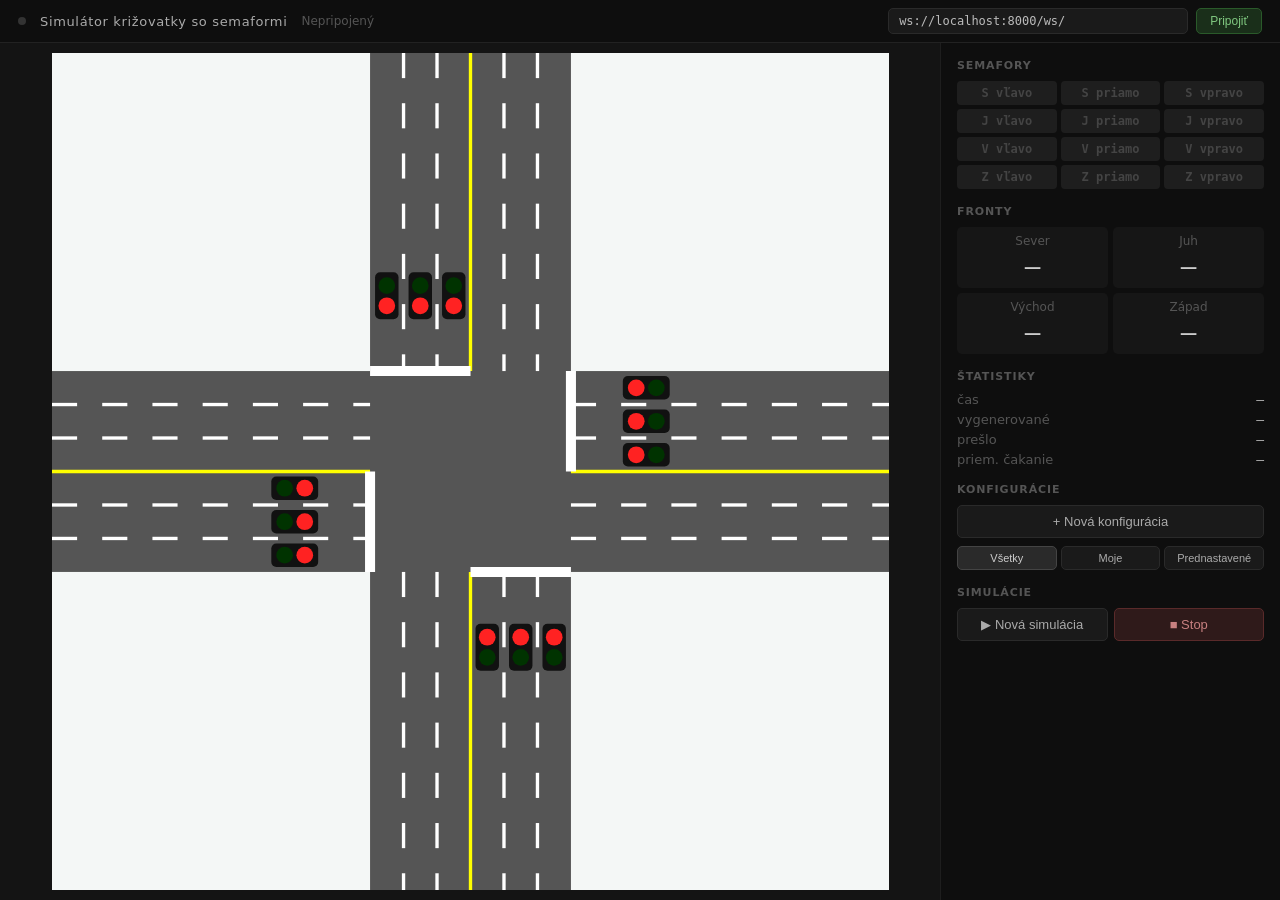
<file: frontend/index.html>
<!DOCTYPE html>
<html lang="sk">
<head>
<meta charset="UTF-8">
<title>Križovatka — live vizualizácia</title>
<link rel="stylesheet" href="css/style.css">
</head>
<body>
<header>
  <div class="dot" id="dot"></div>
  <h1>Simulátor križovatky so semaformi</h1>
  <span id="status-txt">Nepripojený</span>
  <div class="url-row">
    <input id="wsUrl" value="ws://localhost:8000/ws/" placeholder="ws://localhost:8000/ws/sim_...">
    <button class="go"   id="btnConn" onclick="connect()">Pripojiť</button>
    <button class="stop" id="btnDisc" onclick="disconnect()" style="display:none">Odpojiť</button>
  </div>
</header>
<main>
  <div id="canvas-wrap"><canvas id="c"></canvas></div>
  <aside>

    <div>
      <div class="pt">Semafory</div>
      <div class="sig-grid">
        <div class="sig" id="sig-N_L">S vľavo</div><div class="sig" id="sig-N_S">S priamo</div><div class="sig" id="sig-N_R">S vpravo</div>
        <div class="sig" id="sig-S_L">J vľavo</div><div class="sig" id="sig-S_S">J priamo</div><div class="sig" id="sig-S_R">J vpravo</div>
        <div class="sig" id="sig-E_L">V vľavo</div><div class="sig" id="sig-E_S">V priamo</div><div class="sig" id="sig-E_R">V vpravo</div>
        <div class="sig" id="sig-W_L">Z vľavo</div><div class="sig" id="sig-W_S">Z priamo</div><div class="sig" id="sig-W_R">Z vpravo</div>
      </div>
    </div>

    <div>
      <div class="pt">Fronty</div>
      <div class="q-grid">
        <div class="q-box"><div class="q-dir">Sever</div><div class="q-val" id="q-north">—</div></div>
        <div class="q-box"><div class="q-dir">Juh</div><div class="q-val" id="q-south">—</div></div>
        <div class="q-box"><div class="q-dir">Východ</div><div class="q-val" id="q-east">—</div></div>
        <div class="q-box"><div class="q-dir">Západ</div><div class="q-val" id="q-west">—</div></div>
      </div>
    </div>

    <div>
      <div class="pt">Štatistiky</div>
      <div class="stat-list">
        <div class="stat-row"><span class="sk">čas</span><span class="sv" id="st-time">—</span></div>
        <div class="stat-row"><span class="sk">vygenerované</span><span class="sv" id="st-gen">—</span></div>
        <div class="stat-row"><span class="sk">prešlo</span><span class="sv" id="st-pass">—</span></div>
        <div class="stat-row"><span class="sk">priem. čakanie</span><span class="sv" id="st-avg">—</span></div>
      </div>
    </div>

    <div>
      <div class="pt">Konfigurácie</div>
      <div style="display:flex;gap:6px;margin-bottom:8px">
        <button onclick="showForm('create-config-form')" style="flex:1;font-size:13px;padding:8px 6px">+ Nová konfigurácia</button>
      </div>

      <div style="display:flex;gap:4px;margin-bottom:8px">
        <button id="filter-all"    onclick="setFilter('all')"    style="flex:1;font-size:11px;padding:5px 4px;background:#2a2a2a;border-color:#444;color:#ccc">Všetky</button>
        <button id="filter-user"   onclick="setFilter('user')"   style="flex:1;font-size:11px;padding:5px 4px">Moje</button>
        <button id="filter-preset" onclick="setFilter('preset')" style="flex:1;font-size:11px;padding:5px 4px">Prednastavené</button>
      </div>

      <div id="cfg-list" style="display:flex;flex-direction:column;gap:6px;margin-bottom:8px"></div>

      <div id="create-config-form" style="display:none;flex-direction:column;gap:6px;margin-bottom:8px;padding:10px;background:#111;border-radius:6px;border:1px solid #2a2a2a">
        <div style="font-size:11px;color:#555;font-weight:600;letter-spacing:.05em">NOVÁ / UPRAVIŤ KONFIGURÁCIU</div>
        <input id="cfg-name" placeholder="Názov konfigurácie" style="font-size:13px;padding:6px 9px;background:#0e0e0e;border:1px solid #333;color:#ccc;border-radius:4px">
        <input id="cfg-cycle" placeholder="Dĺžka cyklu (s)" type="number" min="30" max="300" style="font-size:13px;padding:6px 9px;background:#0e0e0e;border:1px solid #333;color:#ccc;border-radius:4px">

        <div style="font-size:11px;color:#555;margin-top:4px">Časovanie semaforov — <span style="color:#888">start (s) a trvanie zelenej (s)</span></div>

        <div style="display:grid;grid-template-columns:52px 1fr 1fr;gap:4px;margin-bottom:2px">
          <span></span>
          <span style="font-size:10px;color:#444;text-align:center">start (s)</span>
          <span style="font-size:10px;color:#444;text-align:center">trvanie (s)</span>
        </div>

        <div style="display:flex;flex-direction:column;gap:4px">
          <div style="font-size:10px;color:#4a7a4a;font-weight:600;margin-top:4px;letter-spacing:.05em">SEVER</div>
          <div style="display:flex;align-items:center;gap:4px">
            <span style="font-size:11px;color:#888;width:52px">priamo</span>
            <input id="t-N_S-s" type="number" placeholder="start"   min="0" style="flex:1;font-size:12px;padding:4px 6px;background:#0e0e0e;border:1px solid #333;color:#ccc;border-radius:4px">
            <input id="t-N_S-d" type="number" placeholder="trvanie" min="0" style="flex:1;font-size:12px;padding:4px 6px;background:#0e0e0e;border:1px solid #333;color:#ccc;border-radius:4px">
          </div>
          <div style="display:flex;align-items:center;gap:4px">
            <span style="font-size:11px;color:#888;width:52px">vľavo</span>
            <input id="t-N_L-s" type="number" placeholder="start"   min="0" style="flex:1;font-size:12px;padding:4px 6px;background:#0e0e0e;border:1px solid #333;color:#ccc;border-radius:4px">
            <input id="t-N_L-d" type="number" placeholder="trvanie" min="0" style="flex:1;font-size:12px;padding:4px 6px;background:#0e0e0e;border:1px solid #333;color:#ccc;border-radius:4px">
          </div>
          <div style="display:flex;align-items:center;gap:4px">
            <span style="font-size:11px;color:#888;width:52px">vpravo</span>
            <input id="t-N_R-s" type="number" placeholder="start"   min="0" style="flex:1;font-size:12px;padding:4px 6px;background:#0e0e0e;border:1px solid #333;color:#ccc;border-radius:4px">
            <input id="t-N_R-d" type="number" placeholder="trvanie" min="0" style="flex:1;font-size:12px;padding:4px 6px;background:#0e0e0e;border:1px solid #333;color:#ccc;border-radius:4px">
          </div>

          <div style="font-size:10px;color:#4a7a4a;font-weight:600;margin-top:4px;letter-spacing:.05em">JUH</div>
          <div style="display:flex;align-items:center;gap:4px">
            <span style="font-size:11px;color:#888;width:52px">priamo</span>
            <input id="t-S_S-s" type="number" placeholder="start"   min="0" style="flex:1;font-size:12px;padding:4px 6px;background:#0e0e0e;border:1px solid #333;color:#ccc;border-radius:4px">
            <input id="t-S_S-d" type="number" placeholder="trvanie" min="0" style="flex:1;font-size:12px;padding:4px 6px;background:#0e0e0e;border:1px solid #333;color:#ccc;border-radius:4px">
          </div>
          <div style="display:flex;align-items:center;gap:4px">
            <span style="font-size:11px;color:#888;width:52px">vľavo</span>
            <input id="t-S_L-s" type="number" placeholder="start"   min="0" style="flex:1;font-size:12px;padding:4px 6px;background:#0e0e0e;border:1px solid #333;color:#ccc;border-radius:4px">
            <input id="t-S_L-d" type="number" placeholder="trvanie" min="0" style="flex:1;font-size:12px;padding:4px 6px;background:#0e0e0e;border:1px solid #333;color:#ccc;border-radius:4px">
          </div>
          <div style="display:flex;align-items:center;gap:4px">
            <span style="font-size:11px;color:#888;width:52px">vpravo</span>
            <input id="t-S_R-s" type="number" placeholder="start"   min="0" style="flex:1;font-size:12px;padding:4px 6px;background:#0e0e0e;border:1px solid #333;color:#ccc;border-radius:4px">
            <input id="t-S_R-d" type="number" placeholder="trvanie" min="0" style="flex:1;font-size:12px;padding:4px 6px;background:#0e0e0e;border:1px solid #333;color:#ccc;border-radius:4px">
          </div>

          <div style="font-size:10px;color:#4a7a4a;font-weight:600;margin-top:4px;letter-spacing:.05em">VÝCHOD</div>
          <div style="display:flex;align-items:center;gap:4px">
            <span style="font-size:11px;color:#888;width:52px">priamo</span>
            <input id="t-E_S-s" type="number" placeholder="start"   min="0" style="flex:1;font-size:12px;padding:4px 6px;background:#0e0e0e;border:1px solid #333;color:#ccc;border-radius:4px">
            <input id="t-E_S-d" type="number" placeholder="trvanie" min="0" style="flex:1;font-size:12px;padding:4px 6px;background:#0e0e0e;border:1px solid #333;color:#ccc;border-radius:4px">
          </div>
          <div style="display:flex;align-items:center;gap:4px">
            <span style="font-size:11px;color:#888;width:52px">vľavo</span>
            <input id="t-E_L-s" type="number" placeholder="start"   min="0" style="flex:1;font-size:12px;padding:4px 6px;background:#0e0e0e;border:1px solid #333;color:#ccc;border-radius:4px">
            <input id="t-E_L-d" type="number" placeholder="trvanie" min="0" style="flex:1;font-size:12px;padding:4px 6px;background:#0e0e0e;border:1px solid #333;color:#ccc;border-radius:4px">
          </div>
          <div style="display:flex;align-items:center;gap:4px">
            <span style="font-size:11px;color:#888;width:52px">vpravo</span>
            <input id="t-E_R-s" type="number" placeholder="start"   min="0" style="flex:1;font-size:12px;padding:4px 6px;background:#0e0e0e;border:1px solid #333;color:#ccc;border-radius:4px">
            <input id="t-E_R-d" type="number" placeholder="trvanie" min="0" style="flex:1;font-size:12px;padding:4px 6px;background:#0e0e0e;border:1px solid #333;color:#ccc;border-radius:4px">
          </div>

          <div style="font-size:10px;color:#4a7a4a;font-weight:600;margin-top:4px;letter-spacing:.05em">ZÁPAD</div>
          <div style="display:flex;align-items:center;gap:4px">
            <span style="font-size:11px;color:#888;width:52px">priamo</span>
            <input id="t-W_S-s" type="number" placeholder="start"   min="0" style="flex:1;font-size:12px;padding:4px 6px;background:#0e0e0e;border:1px solid #333;color:#ccc;border-radius:4px">
            <input id="t-W_S-d" type="number" placeholder="trvanie" min="0" style="flex:1;font-size:12px;padding:4px 6px;background:#0e0e0e;border:1px solid #333;color:#ccc;border-radius:4px">
          </div>
          <div style="display:flex;align-items:center;gap:4px">
            <span style="font-size:11px;color:#888;width:52px">vľavo</span>
            <input id="t-W_L-s" type="number" placeholder="start"   min="0" style="flex:1;font-size:12px;padding:4px 6px;background:#0e0e0e;border:1px solid #333;color:#ccc;border-radius:4px">
            <input id="t-W_L-d" type="number" placeholder="trvanie" min="0" style="flex:1;font-size:12px;padding:4px 6px;background:#0e0e0e;border:1px solid #333;color:#ccc;border-radius:4px">
          </div>
          <div style="display:flex;align-items:center;gap:4px">
            <span style="font-size:11px;color:#888;width:52px">vpravo</span>
            <input id="t-W_R-s" type="number" placeholder="start"   min="0" style="flex:1;font-size:12px;padding:4px 6px;background:#0e0e0e;border:1px solid #333;color:#ccc;border-radius:4px">
            <input id="t-W_R-d" type="number" placeholder="trvanie" min="0" style="flex:1;font-size:12px;padding:4px 6px;background:#0e0e0e;border:1px solid #333;color:#ccc;border-radius:4px">
          </div>
        </div>

        <div id="conflict-warn" style="display:none;font-size:11px;color:#e57373;background:#2a0d0d;border-radius:4px;padding:6px 8px;margin-top:2px"></div>

        <div style="display:flex;gap:6px;margin-top:4px">
          <button onclick="saveConfig()" style="flex:1;font-size:13px;padding:8px;background:#1a2f1a;border-color:#2a5a2a;color:#80c880">Uložiť</button>
          <button onclick="clearConfigForm()" style="flex:1;font-size:13px;padding:8px">Vyčistiť</button>
        </div>
      </div>

      <div class="pt">Simulácie</div>
      <div style="display:flex;gap:6px;margin-bottom:8px">
        <button onclick="showForm('start-sim-form')" style="flex:1;font-size:13px;padding:8px 6px">▶ Nová simulácia</button>
        <button onclick="stopSimAPI()" style="flex:1;font-size:13px;padding:8px 6px;background:#2f1a1a;border-color:#5a2a2a;color:#c88080">■ Stop</button>
      </div>

      <div id="start-sim-form" style="display:none;flex-direction:column;gap:6px;margin-bottom:8px;padding:10px;background:#111;border-radius:6px;border:1px solid #2a2a2a">
        <div style="font-size:11px;color:#555;font-weight:600;letter-spacing:.05em">NOVÁ SIMULÁCIA</div>
        <input id="sim-cfg-id" placeholder="config_id (vyplní sa automaticky)" style="font-size:13px;padding:6px 9px;background:#0e0e0e;border:1px solid #333;color:#ccc;border-radius:4px;font-family:monospace">
        <input id="sim-duration" placeholder="Trvanie simulácie (s)" type="number" min="1" max="3600" style="font-size:13px;padding:6px 9px;background:#0e0e0e;border:1px solid #333;color:#ccc;border-radius:4px">
        <div style="font-size:11px;color:#555">Intenzita premávky — počet áut za minútu</div>
        <div style="display:grid;grid-template-columns:1fr 1fr;gap:5px">
          <input id="sim-n" placeholder="Sever"  type="number" min="0" max="100" style="font-size:13px;padding:6px 7px;background:#0e0e0e;border:1px solid #333;color:#ccc;border-radius:4px">
          <input id="sim-s" placeholder="Juh"    type="number" min="0" max="100" style="font-size:13px;padding:6px 7px;background:#0e0e0e;border:1px solid #333;color:#ccc;border-radius:4px">
          <input id="sim-e" placeholder="Východ" type="number" min="0" max="100" style="font-size:13px;padding:6px 7px;background:#0e0e0e;border:1px solid #333;color:#ccc;border-radius:4px">
          <input id="sim-w" placeholder="Západ"  type="number" min="0" max="100" style="font-size:13px;padding:6px 7px;background:#0e0e0e;border:1px solid #333;color:#ccc;border-radius:4px">
        </div>
        <button onclick="startSimAPI()" style="font-size:13px;padding:8px;background:#1a2f1a;border-color:#2a5a2a;color:#80c880">▶ Spustiť simuláciu</button>
      </div>

    </div>
  </aside>
</main>

<script src="js/canvas.js"></script>
<script src="js/websocket.js"></script>
<script src="js/api.js"></script>
<script src="js/main.js"></script>
</body>
</html>
</file>
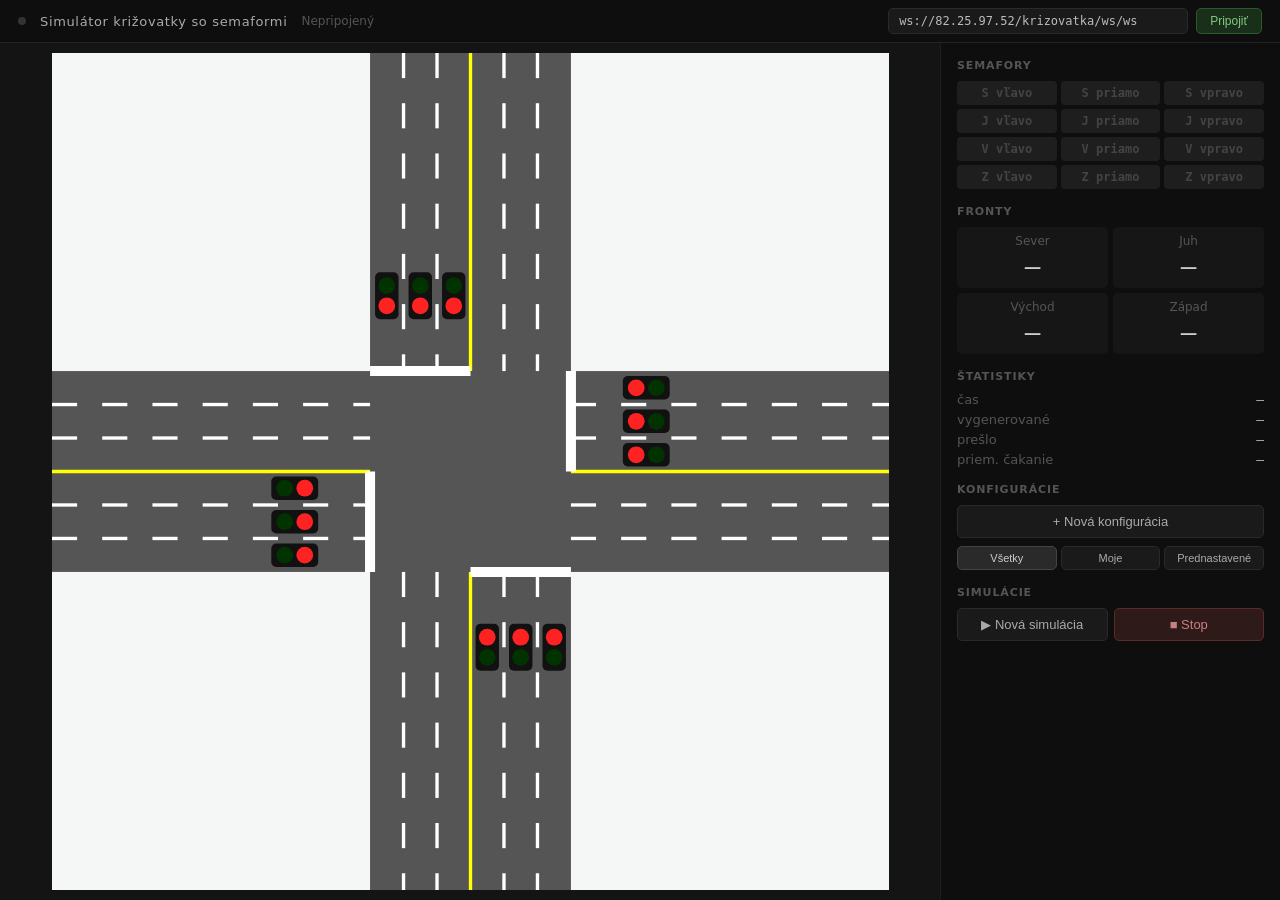
<file: SERVER/frontend/index.html>
<!DOCTYPE html>
<html lang="sk">
<head>
<meta charset="UTF-8">
<title>Križovatka — live vizualizácia</title>
<link rel="stylesheet" href="css/style.css">
</head>
<body>
<header>
  <div class="dot" id="dot"></div>
  <h1>Simulátor križovatky so semaformi</h1>
  <span id="status-txt">Nepripojený</span>
  <div class="url-row">
    <input id="wsUrl" value="ws://82.25.97.52/krizovatka/ws/ws" placeholder="ws://82.25.97.52/krizovatka/ws/ws/sim_...">    
    <button class="go"   id="btnConn" onclick="connect()">Pripojiť</button>
    <button class="stop" id="btnDisc" onclick="disconnect()" style="display:none">Odpojiť</button>
  </div>
</header>
<main>
  <div id="canvas-wrap"><canvas id="c"></canvas></div>
  <aside>

    <div>
      <div class="pt">Semafory</div>
      <div class="sig-grid">
        <div class="sig" id="sig-N_L">S vľavo</div><div class="sig" id="sig-N_S">S priamo</div><div class="sig" id="sig-N_R">S vpravo</div>
        <div class="sig" id="sig-S_L">J vľavo</div><div class="sig" id="sig-S_S">J priamo</div><div class="sig" id="sig-S_R">J vpravo</div>
        <div class="sig" id="sig-E_L">V vľavo</div><div class="sig" id="sig-E_S">V priamo</div><div class="sig" id="sig-E_R">V vpravo</div>
        <div class="sig" id="sig-W_L">Z vľavo</div><div class="sig" id="sig-W_S">Z priamo</div><div class="sig" id="sig-W_R">Z vpravo</div>
      </div>
    </div>

    <div>
      <div class="pt">Fronty</div>
      <div class="q-grid">
        <div class="q-box"><div class="q-dir">Sever</div><div class="q-val" id="q-north">—</div></div>
        <div class="q-box"><div class="q-dir">Juh</div><div class="q-val" id="q-south">—</div></div>
        <div class="q-box"><div class="q-dir">Východ</div><div class="q-val" id="q-east">—</div></div>
        <div class="q-box"><div class="q-dir">Západ</div><div class="q-val" id="q-west">—</div></div>
      </div>
    </div>

    <div>
      <div class="pt">Štatistiky</div>
      <div class="stat-list">
        <div class="stat-row"><span class="sk">čas</span><span class="sv" id="st-time">—</span></div>
        <div class="stat-row"><span class="sk">vygenerované</span><span class="sv" id="st-gen">—</span></div>
        <div class="stat-row"><span class="sk">prešlo</span><span class="sv" id="st-pass">—</span></div>
        <div class="stat-row"><span class="sk">priem. čakanie</span><span class="sv" id="st-avg">—</span></div>
      </div>
    </div>

    <div>
      <div class="pt">Konfigurácie</div>
      <div style="display:flex;gap:6px;margin-bottom:8px">
        <button onclick="showForm('create-config-form')" style="flex:1;font-size:13px;padding:8px 6px">+ Nová konfigurácia</button>
      </div>

      <div style="display:flex;gap:4px;margin-bottom:8px">
        <button id="filter-all"    onclick="setFilter('all')"    style="flex:1;font-size:11px;padding:5px 4px;background:#2a2a2a;border-color:#444;color:#ccc">Všetky</button>
        <button id="filter-user"   onclick="setFilter('user')"   style="flex:1;font-size:11px;padding:5px 4px">Moje</button>
        <button id="filter-preset" onclick="setFilter('preset')" style="flex:1;font-size:11px;padding:5px 4px">Prednastavené</button>
      </div>

      <div id="cfg-list" style="display:flex;flex-direction:column;gap:6px;margin-bottom:8px"></div>

      <div id="create-config-form" style="display:none;flex-direction:column;gap:6px;margin-bottom:8px;padding:10px;background:#111;border-radius:6px;border:1px solid #2a2a2a">
        <div style="font-size:11px;color:#555;font-weight:600;letter-spacing:.05em">NOVÁ / UPRAVIŤ KONFIGURÁCIU</div>
        <input id="cfg-name" placeholder="Názov konfigurácie" style="font-size:13px;padding:6px 9px;background:#0e0e0e;border:1px solid #333;color:#ccc;border-radius:4px">
        <input id="cfg-cycle" placeholder="Dĺžka cyklu (s)" type="number" min="30" max="300" style="font-size:13px;padding:6px 9px;background:#0e0e0e;border:1px solid #333;color:#ccc;border-radius:4px">

        <div style="font-size:11px;color:#555;margin-top:4px">Časovanie semaforov — <span style="color:#888">start (s) a trvanie zelenej (s)</span></div>

        <div style="display:grid;grid-template-columns:52px 1fr 1fr;gap:4px;margin-bottom:2px">
          <span></span>
          <span style="font-size:10px;color:#444;text-align:center">start (s)</span>
          <span style="font-size:10px;color:#444;text-align:center">trvanie (s)</span>
        </div>

        <div style="display:flex;flex-direction:column;gap:4px">
          <div style="font-size:10px;color:#4a7a4a;font-weight:600;margin-top:4px;letter-spacing:.05em">SEVER</div>
          <div style="display:flex;align-items:center;gap:4px">
            <span style="font-size:11px;color:#888;width:52px">priamo</span>
            <input id="t-N_S-s" type="number" placeholder="start"   min="0" style="flex:1;font-size:12px;padding:4px 6px;background:#0e0e0e;border:1px solid #333;color:#ccc;border-radius:4px">
            <input id="t-N_S-d" type="number" placeholder="trvanie" min="0" style="flex:1;font-size:12px;padding:4px 6px;background:#0e0e0e;border:1px solid #333;color:#ccc;border-radius:4px">
          </div>
          <div style="display:flex;align-items:center;gap:4px">
            <span style="font-size:11px;color:#888;width:52px">vľavo</span>
            <input id="t-N_L-s" type="number" placeholder="start"   min="0" style="flex:1;font-size:12px;padding:4px 6px;background:#0e0e0e;border:1px solid #333;color:#ccc;border-radius:4px">
            <input id="t-N_L-d" type="number" placeholder="trvanie" min="0" style="flex:1;font-size:12px;padding:4px 6px;background:#0e0e0e;border:1px solid #333;color:#ccc;border-radius:4px">
          </div>
          <div style="display:flex;align-items:center;gap:4px">
            <span style="font-size:11px;color:#888;width:52px">vpravo</span>
            <input id="t-N_R-s" type="number" placeholder="start"   min="0" style="flex:1;font-size:12px;padding:4px 6px;background:#0e0e0e;border:1px solid #333;color:#ccc;border-radius:4px">
            <input id="t-N_R-d" type="number" placeholder="trvanie" min="0" style="flex:1;font-size:12px;padding:4px 6px;background:#0e0e0e;border:1px solid #333;color:#ccc;border-radius:4px">
          </div>

          <div style="font-size:10px;color:#4a7a4a;font-weight:600;margin-top:4px;letter-spacing:.05em">JUH</div>
          <div style="display:flex;align-items:center;gap:4px">
            <span style="font-size:11px;color:#888;width:52px">priamo</span>
            <input id="t-S_S-s" type="number" placeholder="start"   min="0" style="flex:1;font-size:12px;padding:4px 6px;background:#0e0e0e;border:1px solid #333;color:#ccc;border-radius:4px">
            <input id="t-S_S-d" type="number" placeholder="trvanie" min="0" style="flex:1;font-size:12px;padding:4px 6px;background:#0e0e0e;border:1px solid #333;color:#ccc;border-radius:4px">
          </div>
          <div style="display:flex;align-items:center;gap:4px">
            <span style="font-size:11px;color:#888;width:52px">vľavo</span>
            <input id="t-S_L-s" type="number" placeholder="start"   min="0" style="flex:1;font-size:12px;padding:4px 6px;background:#0e0e0e;border:1px solid #333;color:#ccc;border-radius:4px">
            <input id="t-S_L-d" type="number" placeholder="trvanie" min="0" style="flex:1;font-size:12px;padding:4px 6px;background:#0e0e0e;border:1px solid #333;color:#ccc;border-radius:4px">
          </div>
          <div style="display:flex;align-items:center;gap:4px">
            <span style="font-size:11px;color:#888;width:52px">vpravo</span>
            <input id="t-S_R-s" type="number" placeholder="start"   min="0" style="flex:1;font-size:12px;padding:4px 6px;background:#0e0e0e;border:1px solid #333;color:#ccc;border-radius:4px">
            <input id="t-S_R-d" type="number" placeholder="trvanie" min="0" style="flex:1;font-size:12px;padding:4px 6px;background:#0e0e0e;border:1px solid #333;color:#ccc;border-radius:4px">
          </div>

          <div style="font-size:10px;color:#4a7a4a;font-weight:600;margin-top:4px;letter-spacing:.05em">VÝCHOD</div>
          <div style="display:flex;align-items:center;gap:4px">
            <span style="font-size:11px;color:#888;width:52px">priamo</span>
            <input id="t-E_S-s" type="number" placeholder="start"   min="0" style="flex:1;font-size:12px;padding:4px 6px;background:#0e0e0e;border:1px solid #333;color:#ccc;border-radius:4px">
            <input id="t-E_S-d" type="number" placeholder="trvanie" min="0" style="flex:1;font-size:12px;padding:4px 6px;background:#0e0e0e;border:1px solid #333;color:#ccc;border-radius:4px">
          </div>
          <div style="display:flex;align-items:center;gap:4px">
            <span style="font-size:11px;color:#888;width:52px">vľavo</span>
            <input id="t-E_L-s" type="number" placeholder="start"   min="0" style="flex:1;font-size:12px;padding:4px 6px;background:#0e0e0e;border:1px solid #333;color:#ccc;border-radius:4px">
            <input id="t-E_L-d" type="number" placeholder="trvanie" min="0" style="flex:1;font-size:12px;padding:4px 6px;background:#0e0e0e;border:1px solid #333;color:#ccc;border-radius:4px">
          </div>
          <div style="display:flex;align-items:center;gap:4px">
            <span style="font-size:11px;color:#888;width:52px">vpravo</span>
            <input id="t-E_R-s" type="number" placeholder="start"   min="0" style="flex:1;font-size:12px;padding:4px 6px;background:#0e0e0e;border:1px solid #333;color:#ccc;border-radius:4px">
            <input id="t-E_R-d" type="number" placeholder="trvanie" min="0" style="flex:1;font-size:12px;padding:4px 6px;background:#0e0e0e;border:1px solid #333;color:#ccc;border-radius:4px">
          </div>

          <div style="font-size:10px;color:#4a7a4a;font-weight:600;margin-top:4px;letter-spacing:.05em">ZÁPAD</div>
          <div style="display:flex;align-items:center;gap:4px">
            <span style="font-size:11px;color:#888;width:52px">priamo</span>
            <input id="t-W_S-s" type="number" placeholder="start"   min="0" style="flex:1;font-size:12px;padding:4px 6px;background:#0e0e0e;border:1px solid #333;color:#ccc;border-radius:4px">
            <input id="t-W_S-d" type="number" placeholder="trvanie" min="0" style="flex:1;font-size:12px;padding:4px 6px;background:#0e0e0e;border:1px solid #333;color:#ccc;border-radius:4px">
          </div>
          <div style="display:flex;align-items:center;gap:4px">
            <span style="font-size:11px;color:#888;width:52px">vľavo</span>
            <input id="t-W_L-s" type="number" placeholder="start"   min="0" style="flex:1;font-size:12px;padding:4px 6px;background:#0e0e0e;border:1px solid #333;color:#ccc;border-radius:4px">
            <input id="t-W_L-d" type="number" placeholder="trvanie" min="0" style="flex:1;font-size:12px;padding:4px 6px;background:#0e0e0e;border:1px solid #333;color:#ccc;border-radius:4px">
          </div>
          <div style="display:flex;align-items:center;gap:4px">
            <span style="font-size:11px;color:#888;width:52px">vpravo</span>
            <input id="t-W_R-s" type="number" placeholder="start"   min="0" style="flex:1;font-size:12px;padding:4px 6px;background:#0e0e0e;border:1px solid #333;color:#ccc;border-radius:4px">
            <input id="t-W_R-d" type="number" placeholder="trvanie" min="0" style="flex:1;font-size:12px;padding:4px 6px;background:#0e0e0e;border:1px solid #333;color:#ccc;border-radius:4px">
          </div>
        </div>

        <div id="conflict-warn" style="display:none;font-size:11px;color:#e57373;background:#2a0d0d;border-radius:4px;padding:6px 8px;margin-top:2px"></div>

        <div style="display:flex;gap:6px;margin-top:4px">
          <button onclick="saveConfig()" style="flex:1;font-size:13px;padding:8px;background:#1a2f1a;border-color:#2a5a2a;color:#80c880">Uložiť</button>
          <button onclick="clearConfigForm()" style="flex:1;font-size:13px;padding:8px">Vyčistiť</button>
        </div>
      </div>

      <div class="pt">Simulácie</div>
      <div style="display:flex;gap:6px;margin-bottom:8px">
        <button onclick="showForm('start-sim-form')" style="flex:1;font-size:13px;padding:8px 6px">▶ Nová simulácia</button>
        <button onclick="stopSimAPI()" style="flex:1;font-size:13px;padding:8px 6px;background:#2f1a1a;border-color:#5a2a2a;color:#c88080">■ Stop</button>
      </div>

      <div id="start-sim-form" style="display:none;flex-direction:column;gap:6px;margin-bottom:8px;padding:10px;background:#111;border-radius:6px;border:1px solid #2a2a2a">
        <div style="font-size:11px;color:#555;font-weight:600;letter-spacing:.05em">NOVÁ SIMULÁCIA</div>
        <input id="sim-cfg-id" placeholder="config_id (vyplní sa automaticky)" style="font-size:13px;padding:6px 9px;background:#0e0e0e;border:1px solid #333;color:#ccc;border-radius:4px;font-family:monospace">
        <input id="sim-duration" placeholder="Trvanie simulácie (s)" type="number" min="1" max="3600" style="font-size:13px;padding:6px 9px;background:#0e0e0e;border:1px solid #333;color:#ccc;border-radius:4px">
        <div style="font-size:11px;color:#555">Intenzita premávky — počet áut za minútu</div>
        <div style="display:grid;grid-template-columns:1fr 1fr;gap:5px">
          <input id="sim-n" placeholder="Sever"  type="number" min="0" max="100" style="font-size:13px;padding:6px 7px;background:#0e0e0e;border:1px solid #333;color:#ccc;border-radius:4px">
          <input id="sim-s" placeholder="Juh"    type="number" min="0" max="100" style="font-size:13px;padding:6px 7px;background:#0e0e0e;border:1px solid #333;color:#ccc;border-radius:4px">
          <input id="sim-e" placeholder="Východ" type="number" min="0" max="100" style="font-size:13px;padding:6px 7px;background:#0e0e0e;border:1px solid #333;color:#ccc;border-radius:4px">
          <input id="sim-w" placeholder="Západ"  type="number" min="0" max="100" style="font-size:13px;padding:6px 7px;background:#0e0e0e;border:1px solid #333;color:#ccc;border-radius:4px">
        </div>
        <button onclick="startSimAPI()" style="font-size:13px;padding:8px;background:#1a2f1a;border-color:#2a5a2a;color:#80c880">▶ Spustiť simuláciu</button>
      </div>

    </div>
  </aside>
</main>

<script src="js/canvas.js"></script>
<script src="js/websocket.js"></script>
<script src="js/api.js"></script>
<script src="js/main.js"></script>
</body>
</html>
</file>
<file: frontend/css/style.css>
*{box-sizing:border-box;margin:0;padding:0}
body{background:#141414;color:#e0e0e0;font-family:system-ui,sans-serif;height:100vh;display:flex;flex-direction:column;overflow:hidden}
header{display:flex;align-items:center;gap:14px;padding:8px 18px;background:#0e0e0e;border-bottom:1px solid #222;flex-shrink:0}
header h1{font-size:13px;font-weight:500;color:#aaa;letter-spacing:.05em}
.dot{width:8px;height:8px;border-radius:50%;background:#333;flex-shrink:0;transition:background .3s}
.dot.on{background:#4caf50}.dot.err{background:#f44336}
#status-txt{font-size:12px;color:#555}
.url-row{display:flex;gap:8px;align-items:center;margin-left:auto}
#wsUrl{background:#1a1a1a;border:1px solid #2a2a2a;color:#bbb;padding:5px 10px;border-radius:5px;font-family:monospace;font-size:12px;width:300px}
button{padding:5px 13px;border-radius:5px;border:1px solid #2a2a2a;background:#1a1a1a;color:#aaa;cursor:pointer;font-size:12px}
button:hover{background:#222;border-color:#444}
button.go{background:#1a2f1a;border-color:#2a5a2a;color:#80c880}
button.stop{background:#2f1a1a;border-color:#5a2a2a;color:#c88080}
main{display:flex;flex:1;overflow:hidden}
#canvas-wrap{flex:1;display:flex;align-items:center;justify-content:center;background:#141414;overflow:hidden}
canvas{display:block}
aside{width:340px;background:#0e0e0e;border-left:1px solid #1e1e1e;padding:16px;display:flex;flex-direction:column;gap:16px;overflow-y:auto;flex-shrink:0}
.pt{font-size:11px;font-weight:600;letter-spacing:.08em;text-transform:uppercase;color:#555;margin-bottom:9px}
.sig-grid{display:grid;grid-template-columns:repeat(3,1fr);gap:4px}
.sig{font-size:12px;font-family:monospace;padding:5px 4px;border-radius:4px;text-align:center;font-weight:700;background:#1e1e1e;color:#444;transition:all .15s}
.sig.green{background:#0d2a0d;color:#4caf50}
.sig.red{background:#2a0d0d;color:#f44336}
.q-grid{display:grid;grid-template-columns:1fr 1fr;gap:5px}
.q-box{background:#161616;border-radius:5px;padding:7px;text-align:center}
.q-dir{font-size:12px;color:#555;margin-bottom:3px}
.q-val{font-size:26px;font-weight:500;font-family:monospace;color:#ccc}
.stat-list{display:flex;flex-direction:column;gap:5px}
.stat-row{display:flex;justify-content:space-between}
.sk{font-size:13px;color:#555}.sv{font-size:13px;font-family:monospace;color:#bbb}
.log{height:80px;overflow-y:auto;background:#0a0a0a;border-radius:4px;padding:6px 9px}
.ll{font-size:11px;font-family:monospace;color:#444;line-height:1.6;border-bottom:1px solid #111}
.ll.s{color:#64b5f6}.ll.d{color:#81c784}.ll.e{color:#e57373}
</file>
<file: SERVER/frontend/css/style.css>
*{box-sizing:border-box;margin:0;padding:0}
body{background:#141414;color:#e0e0e0;font-family:system-ui,sans-serif;height:100vh;display:flex;flex-direction:column;overflow:hidden}
header{display:flex;align-items:center;gap:14px;padding:8px 18px;background:#0e0e0e;border-bottom:1px solid #222;flex-shrink:0}
header h1{font-size:13px;font-weight:500;color:#aaa;letter-spacing:.05em}
.dot{width:8px;height:8px;border-radius:50%;background:#333;flex-shrink:0;transition:background .3s}
.dot.on{background:#4caf50}.dot.err{background:#f44336}
#status-txt{font-size:12px;color:#555}
.url-row{display:flex;gap:8px;align-items:center;margin-left:auto}
#wsUrl{background:#1a1a1a;border:1px solid #2a2a2a;color:#bbb;padding:5px 10px;border-radius:5px;font-family:monospace;font-size:12px;width:300px}
button{padding:5px 13px;border-radius:5px;border:1px solid #2a2a2a;background:#1a1a1a;color:#aaa;cursor:pointer;font-size:12px}
button:hover{background:#222;border-color:#444}
button.go{background:#1a2f1a;border-color:#2a5a2a;color:#80c880}
button.stop{background:#2f1a1a;border-color:#5a2a2a;color:#c88080}
main{display:flex;flex:1;overflow:hidden}
#canvas-wrap{flex:1;display:flex;align-items:center;justify-content:center;background:#141414;overflow:hidden}
canvas{display:block}
aside{width:340px;background:#0e0e0e;border-left:1px solid #1e1e1e;padding:16px;display:flex;flex-direction:column;gap:16px;overflow-y:auto;flex-shrink:0}
.pt{font-size:11px;font-weight:600;letter-spacing:.08em;text-transform:uppercase;color:#555;margin-bottom:9px}
.sig-grid{display:grid;grid-template-columns:repeat(3,1fr);gap:4px}
.sig{font-size:12px;font-family:monospace;padding:5px 4px;border-radius:4px;text-align:center;font-weight:700;background:#1e1e1e;color:#444;transition:all .15s}
.sig.green{background:#0d2a0d;color:#4caf50}
.sig.red{background:#2a0d0d;color:#f44336}
.q-grid{display:grid;grid-template-columns:1fr 1fr;gap:5px}
.q-box{background:#161616;border-radius:5px;padding:7px;text-align:center}
.q-dir{font-size:12px;color:#555;margin-bottom:3px}
.q-val{font-size:26px;font-weight:500;font-family:monospace;color:#ccc}
.stat-list{display:flex;flex-direction:column;gap:5px}
.stat-row{display:flex;justify-content:space-between}
.sk{font-size:13px;color:#555}.sv{font-size:13px;font-family:monospace;color:#bbb}
.log{height:80px;overflow-y:auto;background:#0a0a0a;border-radius:4px;padding:6px 9px}
.ll{font-size:11px;font-family:monospace;color:#444;line-height:1.6;border-bottom:1px solid #111}
.ll.s{color:#64b5f6}.ll.d{color:#81c784}.ll.e{color:#e57373}
</file>
